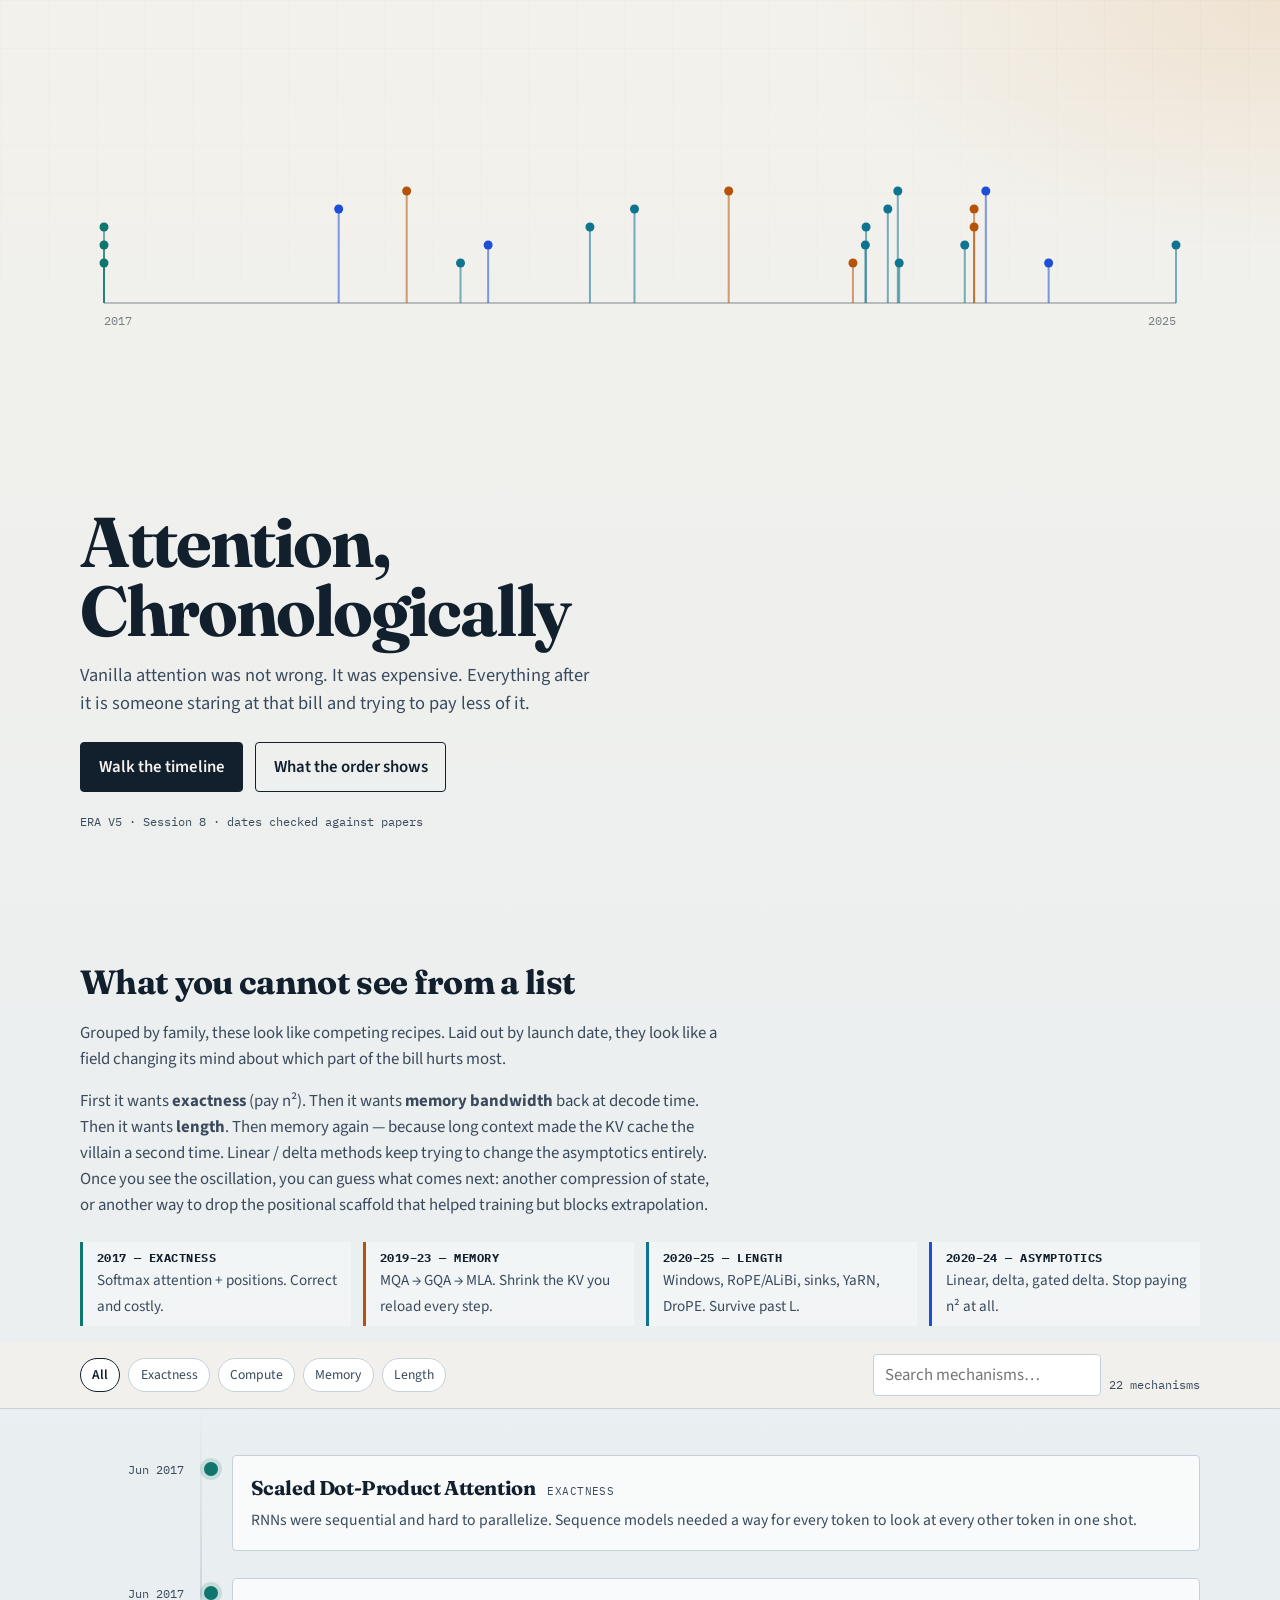
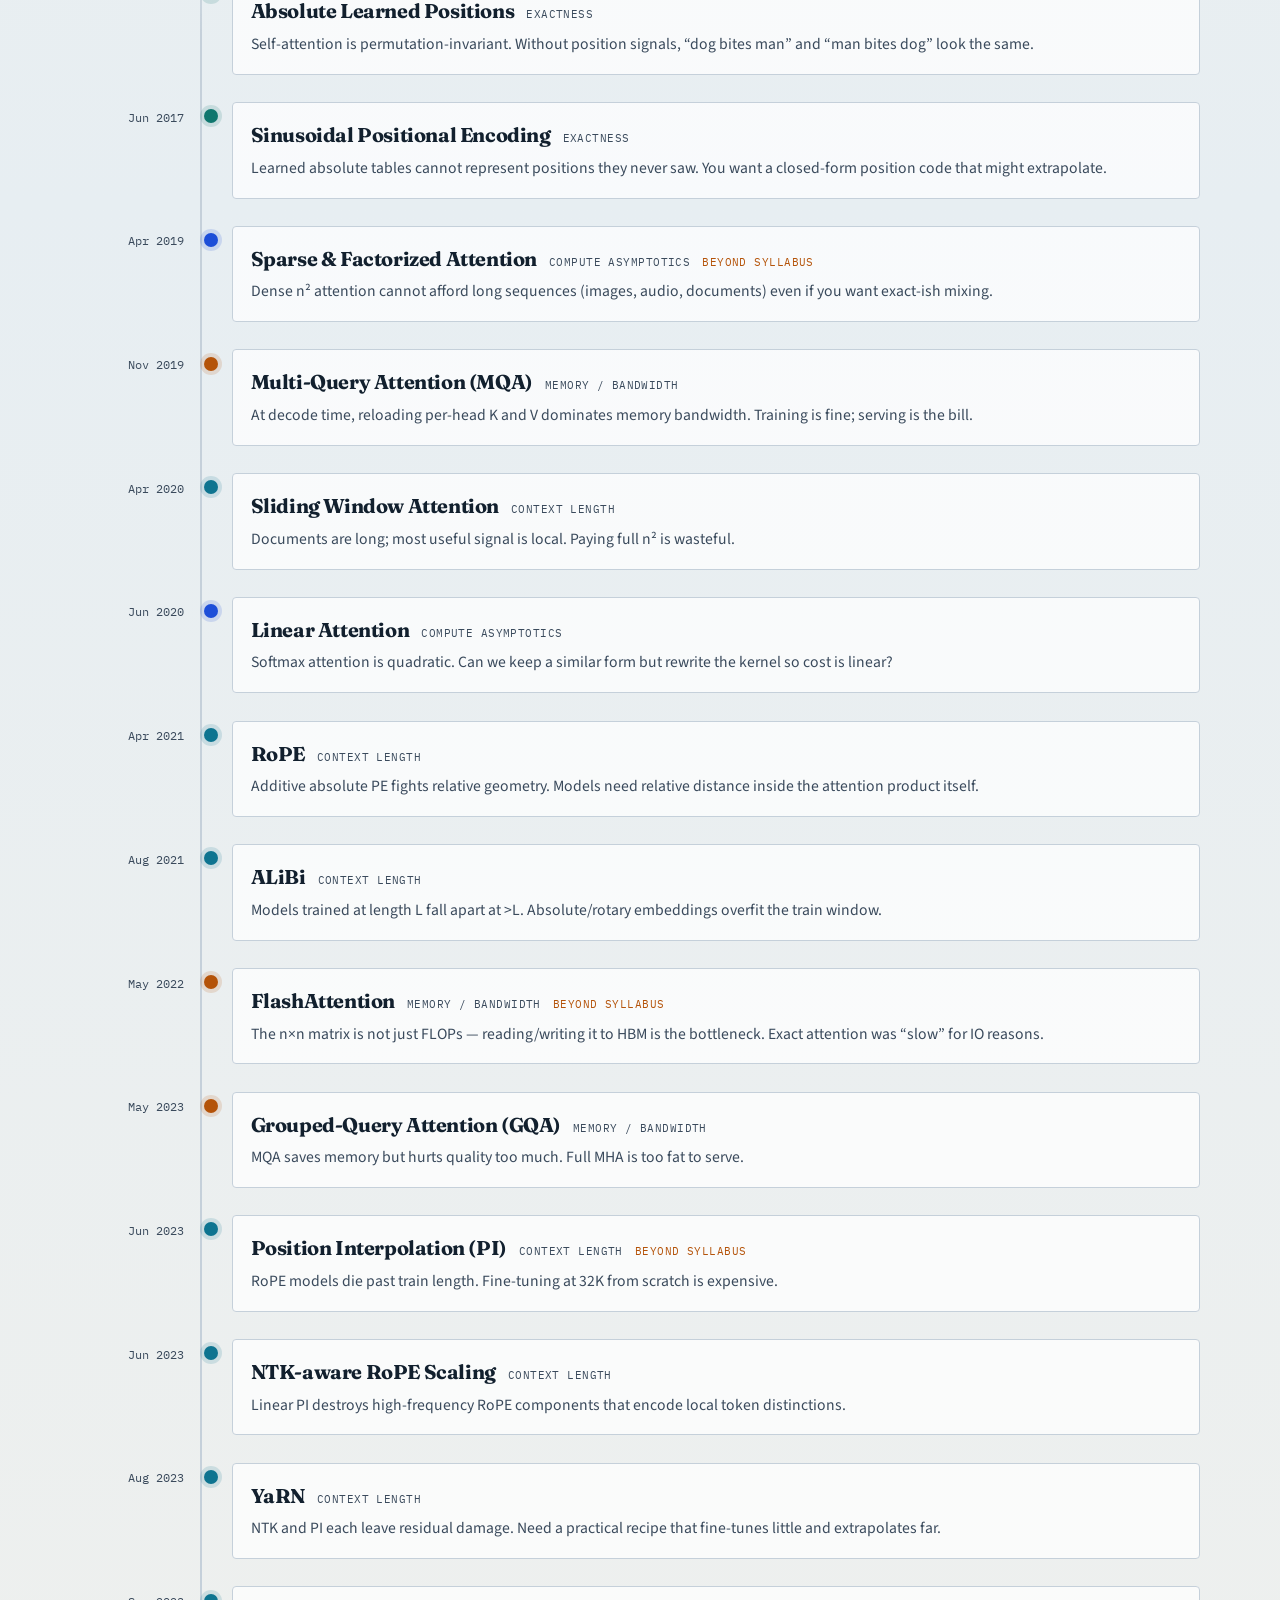
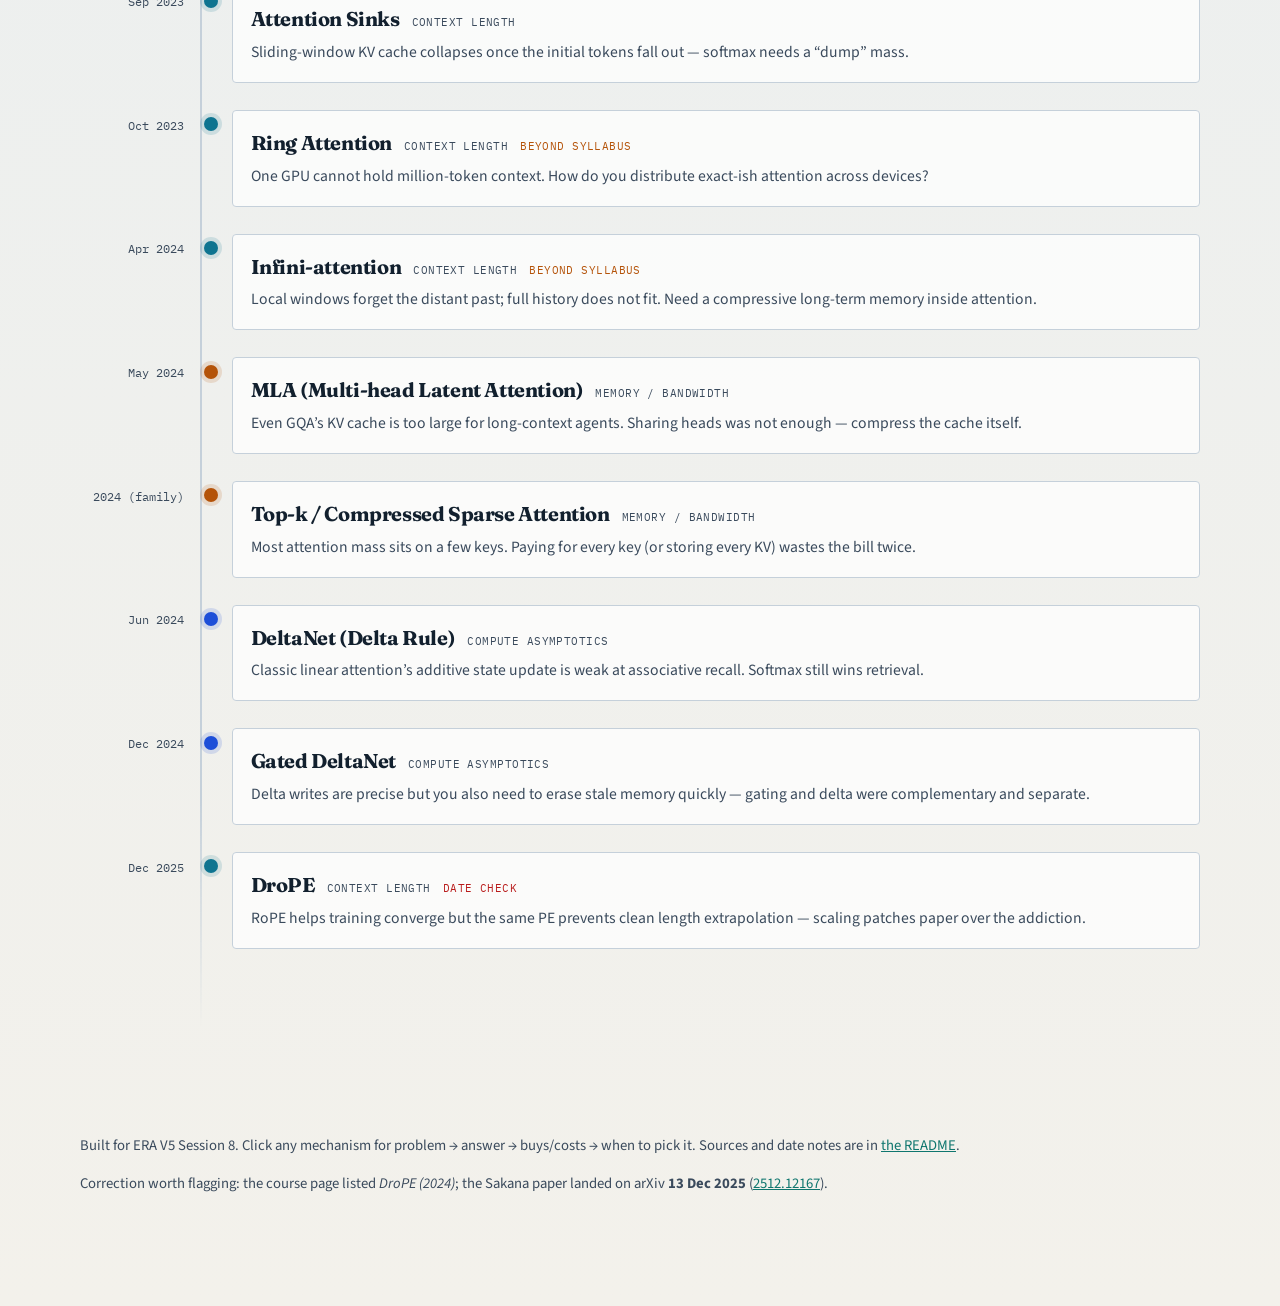
<file: index.html>
<!DOCTYPE html>
<html lang="en">
  <head>
    <meta charset="utf-8" />
    <meta name="viewport" content="width=device-width, initial-scale=1" />
    <title>Attention, Chronologically</title>
    <meta
      name="description"
      content="Every major attention mechanism in the order it launched — as an answer to a bill the field was trying not to pay."
    />
    <link rel="stylesheet" href="styles.css" />
  </head>
  <body>
    <header class="hero wrap">
      <div class="hero-visual" aria-hidden="true">
        <canvas id="bill-canvas" class="bill-canvas"></canvas>
      </div>
      <div class="hero-copy">
        <h1 class="brand">Attention,<br />Chronologically</h1>
        <p class="hero-lead">
          Vanilla attention was not wrong. It was expensive. Everything after it is
          someone staring at that bill and trying to pay less of it.
        </p>
        <div class="hero-cta">
          <a class="btn" href="#timeline">Walk the timeline</a>
          <a class="btn btn-ghost" href="#story">What the order shows</a>
        </div>
        <p class="meta-line">ERA V5 · Session 8 · dates checked against papers</p>
      </div>
    </header>

    <section class="story wrap" id="story">
      <h2>What you cannot see from a list</h2>
      <p>
        Grouped by family, these look like competing recipes. Laid out by launch date,
        they look like a field changing its mind about which part of the bill hurts most.
      </p>
      <p>
        First it wants <strong>exactness</strong> (pay n²). Then it wants
        <strong>memory bandwidth</strong> back at decode time. Then it wants
        <strong>length</strong>. Then memory again — because long context made the KV
        cache the villain a second time. Linear / delta methods keep trying to change the
        asymptotics entirely. Once you see the oscillation, you can guess what comes next:
        another compression of state, or another way to drop the positional scaffold that
        helped training but blocks extrapolation.
      </p>
      <div class="phases">
        <div class="phase" data-era="exactness">
          <strong>2017 — Exactness</strong>
          <span>Softmax attention + positions. Correct and costly.</span>
        </div>
        <div class="phase" data-era="memory">
          <strong>2019–23 — Memory</strong>
          <span>MQA → GQA → MLA. Shrink the KV you reload every step.</span>
        </div>
        <div class="phase" data-era="length">
          <strong>2020–25 — Length</strong>
          <span>Windows, RoPE/ALiBi, sinks, YaRN, DroPE. Survive past L.</span>
        </div>
        <div class="phase" data-era="compute">
          <strong>2020–24 — Asymptotics</strong>
          <span>Linear, delta, gated delta. Stop paying n² at all.</span>
        </div>
      </div>
    </section>

    <div class="controls">
      <div class="controls-inner wrap">
        <button class="chip active" type="button" data-era="all">All</button>
        <button class="chip" type="button" data-era="exactness">Exactness</button>
        <button class="chip" type="button" data-era="compute">Compute</button>
        <button class="chip" type="button" data-era="memory">Memory</button>
        <button class="chip" type="button" data-era="length">Length</button>
        <input
          class="search"
          id="search"
          type="search"
          placeholder="Search mechanisms…"
          aria-label="Search mechanisms"
        />
        <span class="meta-line" id="count"></span>
      </div>
    </div>

    <main class="timeline wrap" id="timeline" aria-label="Chronological attention timeline"></main>

    <div class="detail-shell">
      <div class="detail" id="detail" role="dialog" aria-modal="true" aria-label="Mechanism detail">
        <div id="detail-inner"></div>
      </div>
    </div>

    <footer class="wrap">
      <p>
        Built for ERA V5 Session 8. Click any mechanism for problem → answer → buys/costs →
        when to pick it. Sources and date notes are in
        <a href="https://github.com/stokkangri/ERA_V5/blob/main/S8/attention-timeline/README.md">the README</a>.
      </p>
      <p>
        Correction worth flagging: the course page listed <em>DroPE (2024)</em>; the Sakana
        paper landed on arXiv <strong>13 Dec 2025</strong> (<a href="https://arxiv.org/abs/2512.12167">2512.12167</a>).
      </p>
    </footer>

    <script src="data.js"></script>
    <script src="app.js"></script>
  </body>
</html>
</file>
<file: styles.css>
@import url("https://fonts.googleapis.com/css2?family=Fraunces:opsz,wght@9..144,500;9..144,700&family=Source+Sans+3:wght@400;600;700&family=IBM+Plex+Mono:wght@400;500&display=swap");

:root {
  --ink: #12202e;
  --ink-soft: #3a4a5c;
  --paper: #f3f1eb;
  --paper-2: #e7eef2;
  --line: #c5d0da;
  --accent: #0f766e;
  --accent-2: #b45309;
  --exact: #0f766e;
  --compute: #1d4ed8;
  --memory: #b45309;
  --length: #0e7490;
  --shadow: 0 18px 50px rgba(18, 32, 46, 0.08);
  --radius: 4px;
  --max: 1120px;
}

* {
  box-sizing: border-box;
}

html {
  scroll-behavior: smooth;
}

body {
  margin: 0;
  color: var(--ink);
  font-family: "Source Sans 3", system-ui, sans-serif;
  font-size: 1.05rem;
  line-height: 1.55;
  background:
    radial-gradient(1200px 600px at 10% -10%, #d9e8e6 0%, transparent 55%),
    radial-gradient(900px 500px at 100% 0%, #efe2d1 0%, transparent 50%),
    linear-gradient(180deg, var(--paper) 0%, var(--paper-2) 40%, var(--paper) 100%);
  min-height: 100vh;
}

body::before {
  content: "";
  position: fixed;
  inset: 0;
  pointer-events: none;
  opacity: 0.35;
  background-image: linear-gradient(rgba(18, 32, 46, 0.04) 1px, transparent 1px),
    linear-gradient(90deg, rgba(18, 32, 46, 0.04) 1px, transparent 1px);
  background-size: 48px 48px;
  mask-image: linear-gradient(180deg, #000 0%, transparent 70%);
}

a {
  color: var(--accent);
}

.wrap {
  width: min(100% - 2rem, var(--max));
  margin-inline: auto;
}

/* —— Hero —— */
.hero {
  position: relative;
  min-height: 100vh;
  min-height: 100dvh;
  display: grid;
  align-items: end;
  padding: 2rem 0 3.5rem;
  overflow: hidden;
}

.hero-visual {
  position: absolute;
  inset: 8% 0 auto;
  height: min(52vh, 420px);
  pointer-events: none;
}

.bill-canvas {
  width: 100%;
  height: 100%;
  display: block;
}

.hero-copy {
  position: relative;
  z-index: 1;
  max-width: 34rem;
  animation: rise 0.9s ease both;
}

.brand {
  font-family: "Fraunces", Georgia, serif;
  font-weight: 700;
  font-size: clamp(2.6rem, 7vw, 4.4rem);
  line-height: 0.98;
  letter-spacing: -0.03em;
  margin: 0 0 1rem;
}

.hero-lead {
  margin: 0 0 1.5rem;
  color: var(--ink-soft);
  font-size: 1.15rem;
  max-width: 32rem;
}

.hero-cta {
  display: flex;
  flex-wrap: wrap;
  gap: 0.75rem;
}

.btn {
  appearance: none;
  border: 1px solid var(--ink);
  background: var(--ink);
  color: var(--paper);
  font: inherit;
  font-weight: 600;
  padding: 0.7rem 1.1rem;
  border-radius: var(--radius);
  cursor: pointer;
  text-decoration: none;
  transition: transform 0.2s ease, background 0.2s ease;
}

.btn:hover {
  transform: translateY(-1px);
}

.btn-ghost {
  background: transparent;
  color: var(--ink);
}

.meta-line {
  margin-top: 1.25rem;
  font-family: "IBM Plex Mono", ui-monospace, monospace;
  font-size: 0.78rem;
  color: var(--ink-soft);
}

/* —— Story strip —— */
.story {
  padding: 3.5rem 0 1rem;
}

.story h2,
.detail h2,
.era-legend h2 {
  font-family: "Fraunces", Georgia, serif;
  font-size: clamp(1.6rem, 3vw, 2.1rem);
  margin: 0 0 0.75rem;
  letter-spacing: -0.02em;
}

.story p {
  max-width: 40rem;
  color: var(--ink-soft);
  margin: 0 0 1rem;
}

.phases {
  display: grid;
  grid-template-columns: repeat(4, 1fr);
  gap: 0.75rem;
  margin-top: 1.5rem;
}

@media (max-width: 800px) {
  .phases {
    grid-template-columns: 1fr 1fr;
  }
}

.phase {
  border-left: 3px solid var(--accent);
  padding: 0.4rem 0 0.4rem 0.85rem;
  background: rgba(255, 255, 255, 0.35);
}

.phase[data-era="exactness"] {
  border-color: var(--exact);
}
.phase[data-era="compute"] {
  border-color: var(--compute);
}
.phase[data-era="memory"] {
  border-color: var(--memory);
}
.phase[data-era="length"] {
  border-color: var(--length);
}

.phase strong {
  display: block;
  font-family: "IBM Plex Mono", monospace;
  font-size: 0.75rem;
  text-transform: uppercase;
  letter-spacing: 0.04em;
}

.phase span {
  color: var(--ink-soft);
  font-size: 0.95rem;
}

/* —— Controls —— */
.controls {
  position: sticky;
  top: 0;
  z-index: 20;
  backdrop-filter: blur(10px);
  background: rgba(243, 241, 235, 0.88);
  border-bottom: 1px solid var(--line);
  padding: 0.75rem 0;
}

.controls-inner {
  display: flex;
  flex-wrap: wrap;
  gap: 0.5rem;
  align-items: center;
}

.chip {
  border: 1px solid var(--line);
  background: #fff;
  color: var(--ink-soft);
  font: inherit;
  font-size: 0.85rem;
  padding: 0.35rem 0.7rem;
  border-radius: 999px;
  cursor: pointer;
}

.chip.active {
  border-color: var(--ink);
  color: var(--ink);
  font-weight: 600;
}

.chip[data-era="exactness"].active {
  background: #ccfbf1;
  border-color: var(--exact);
}
.chip[data-era="compute"].active {
  background: #dbeafe;
  border-color: var(--compute);
}
.chip[data-era="memory"].active {
  background: #ffedd5;
  border-color: var(--memory);
}
.chip[data-era="length"].active {
  background: #cffafe;
  border-color: var(--length);
}

.search {
  margin-left: auto;
  border: 1px solid var(--line);
  background: #fff;
  padding: 0.45rem 0.7rem;
  font: inherit;
  min-width: min(100%, 220px);
  border-radius: var(--radius);
}

/* —— Timeline —— */
.timeline {
  padding: 2rem 0 4rem;
  display: grid;
  grid-template-columns: 1fr;
  gap: 0;
  position: relative;
}

.timeline::before {
  content: "";
  position: absolute;
  left: 7.5rem;
  top: 0;
  bottom: 0;
  width: 2px;
  background: linear-gradient(180deg, transparent, var(--line) 8%, var(--line) 92%, transparent);
}

@media (max-width: 720px) {
  .timeline::before {
    left: 1.1rem;
  }
}

.entry {
  display: grid;
  grid-template-columns: 6.5rem 1.5rem 1fr;
  gap: 0.75rem;
  padding: 0.85rem 0;
  scroll-margin-top: 5rem;
  animation: rise 0.5s ease both;
}

@media (max-width: 720px) {
  .entry {
    grid-template-columns: 0.4rem 1fr;
  }
  .entry .when {
    display: none;
  }
}

.when {
  font-family: "IBM Plex Mono", monospace;
  font-size: 0.78rem;
  color: var(--ink-soft);
  text-align: right;
  padding-top: 0.35rem;
}

.dot {
  width: 14px;
  height: 14px;
  border-radius: 50%;
  margin-top: 0.45rem;
  margin-left: 0.35rem;
  background: var(--accent);
  box-shadow: 0 0 0 4px rgba(15, 118, 110, 0.15);
  justify-self: center;
}

.entry[data-era="exactness"] .dot {
  background: var(--exact);
  box-shadow: 0 0 0 4px rgba(15, 118, 110, 0.15);
}
.entry[data-era="compute"] .dot {
  background: var(--compute);
  box-shadow: 0 0 0 4px rgba(29, 78, 216, 0.15);
}
.entry[data-era="memory"] .dot {
  background: var(--memory);
  box-shadow: 0 0 0 4px rgba(180, 83, 9, 0.15);
}
.entry[data-era="length"] .dot {
  background: var(--length);
  box-shadow: 0 0 0 4px rgba(14, 116, 144, 0.15);
}

.entry-body {
  background: rgba(255, 255, 255, 0.72);
  border: 1px solid var(--line);
  border-radius: var(--radius);
  padding: 1rem 1.1rem 1.1rem;
  cursor: pointer;
  transition: border-color 0.2s ease, transform 0.2s ease, box-shadow 0.2s ease;
}

.entry-body:hover,
.entry.active .entry-body {
  border-color: var(--ink);
  box-shadow: var(--shadow);
  transform: translateY(-1px);
}

.entry-top {
  display: flex;
  flex-wrap: wrap;
  gap: 0.4rem 0.75rem;
  align-items: baseline;
  margin-bottom: 0.35rem;
}

.entry-top h3 {
  font-family: "Fraunces", Georgia, serif;
  font-size: 1.25rem;
  margin: 0;
  letter-spacing: -0.02em;
}

.tag {
  font-family: "IBM Plex Mono", monospace;
  font-size: 0.68rem;
  text-transform: uppercase;
  letter-spacing: 0.04em;
  color: var(--ink-soft);
}

.tag.bonus {
  color: var(--accent-2);
}

.tag.correction {
  color: #b91c1c;
}

.entry-body .problem-one {
  margin: 0;
  color: var(--ink-soft);
  font-size: 0.98rem;
}

/* —— Detail panel —— */
.detail-shell {
  position: sticky;
  bottom: 0;
  z-index: 30;
  pointer-events: none;
}

.detail {
  pointer-events: auto;
  width: min(100% - 1rem, var(--max));
  margin: 0 auto 1rem;
  background: #fff;
  border: 1px solid var(--ink);
  border-radius: 8px;
  box-shadow: var(--shadow);
  max-height: min(70vh, 560px);
  overflow: auto;
  transform: translateY(120%);
  opacity: 0;
  transition: transform 0.35s ease, opacity 0.35s ease;
  padding: 1.25rem 1.35rem 1.5rem;
}

.detail.open {
  transform: translateY(0);
  opacity: 1;
}

.detail-head {
  display: flex;
  justify-content: space-between;
  gap: 1rem;
  align-items: start;
}

.detail-head h2 {
  margin-bottom: 0.2rem;
}

.close {
  border: 0;
  background: transparent;
  font-size: 1.4rem;
  cursor: pointer;
  line-height: 1;
  color: var(--ink-soft);
}

.grid-2 {
  display: grid;
  grid-template-columns: 1fr 1fr;
  gap: 1rem;
  margin-top: 1rem;
}

@media (max-width: 700px) {
  .grid-2 {
    grid-template-columns: 1fr;
  }
}

.panel {
  border-top: 1px solid var(--line);
  padding-top: 0.75rem;
}

.panel h4 {
  margin: 0 0 0.35rem;
  font-family: "IBM Plex Mono", monospace;
  font-size: 0.75rem;
  text-transform: uppercase;
  letter-spacing: 0.05em;
  color: var(--ink-soft);
}

.panel p {
  margin: 0;
  font-size: 0.98rem;
}

.formula {
  font-family: "IBM Plex Mono", monospace;
  background: var(--paper-2);
  padding: 0.65rem 0.8rem;
  border-radius: var(--radius);
  margin-top: 1rem;
  font-size: 0.9rem;
  overflow-x: auto;
}

.viz {
  margin-top: 1rem;
  border: 1px dashed var(--line);
  border-radius: var(--radius);
  padding: 0.75rem;
  background: linear-gradient(180deg, #fafaf8, #eef3f6);
}

.viz svg {
  width: 100%;
  height: auto;
  display: block;
}

.source {
  margin-top: 1rem;
  font-size: 0.9rem;
  color: var(--ink-soft);
}

footer {
  padding: 2rem 0 6rem;
  color: var(--ink-soft);
  font-size: 0.92rem;
}

.hidden {
  display: none !important;
}

@keyframes rise {
  from {
    opacity: 0;
    transform: translateY(12px);
  }
  to {
    opacity: 1;
    transform: translateY(0);
  }
}

@media (prefers-reduced-motion: reduce) {
  *,
  *::before,
  *::after {
    animation: none !important;
    transition: none !important;
  }
}
</file>
